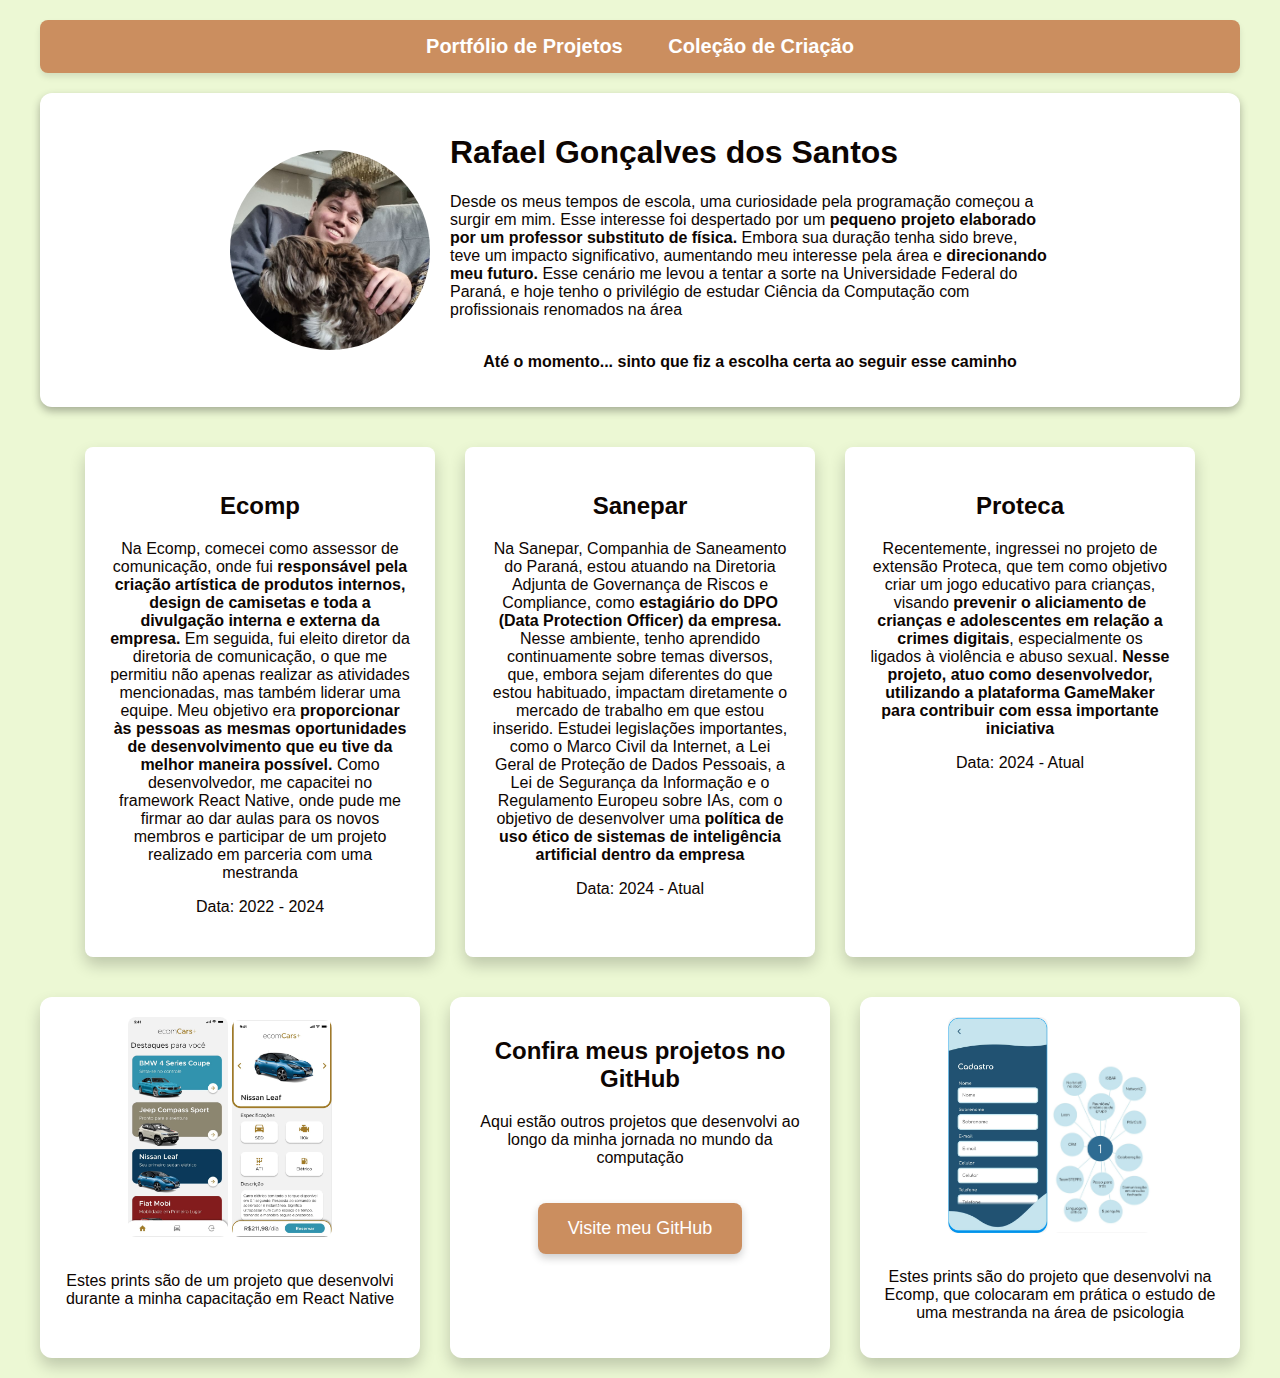
<file: index.html>
<!DOCTYPE html>
<html lang="pt-BR">
<head>
    <meta charset="UTF-8">
    <meta name="viewport" content="width=device-width, initial-scale=1.0">
    <title>Meu Portfólio</title>
    <link rel="stylesheet" href="styles.css">
</head>
<body>
    <!-- Conteúdo da página -->
    <div class="container">
        <!-- Navegação Principal -->
        <nav class="top-nav">
            <a href="index.html">Portfólio de Projetos</a>
            <a href="colecao.html">Coleção de Criação</a>
        </nav>

        <!-- Cabeçalho -->
        <div class="header">
            <img src="assets/minha_foto.jpg" alt="Foto de Perfil">
            <div class="intro">
                <h1>Rafael Gonçalves dos Santos</h1>
                <p>Desde os meus tempos de escola, uma curiosidade pela programação começou a surgir em mim. Esse interesse foi despertado por um <strong>pequeno projeto elaborado por um professor substituto de física.</strong> Embora sua duração tenha sido breve, teve um impacto significativo, aumentando meu interesse pela área e <strong> direcionando meu futuro.</strong> Esse cenário me levou a tentar a sorte na Universidade Federal do Paraná, e hoje tenho o privilégio de estudar Ciência da Computação com profissionais renomados na área<br><br></p>
                <p style="text-align: center;"> <strong> Até o momento... sinto que fiz a escolha certa ao seguir esse caminho</strong></p>
            </div>
        </div>

        <!-- Seção de Projetos -->
        <div class="content">
            <div class="experience">
                <h2>Ecomp</h2>
                <p>Na Ecomp, comecei como assessor de comunicação, onde fui <strong>responsável pela criação artística de produtos internos, design de camisetas e toda a divulgação interna e externa da empresa.</strong> Em seguida, fui eleito diretor da diretoria de comunicação, o que me permitiu não apenas realizar as atividades mencionadas, mas também liderar uma equipe. Meu objetivo era <strong>proporcionar às pessoas as mesmas oportunidades de desenvolvimento que eu tive da melhor maneira possível.</strong> Como desenvolvedor, me capacitei no framework React Native, onde pude me firmar ao dar aulas para os novos membros e participar de um projeto realizado em parceria com uma mestranda</p>
                <p>Data: 2022 - 2024</p>
            </div>
            <div class="experience">
                <h2>Sanepar</h2>
                <p>Na Sanepar, Companhia de Saneamento do Paraná, estou atuando na Diretoria Adjunta de Governança de Riscos e Compliance, como <strong> estagiário do DPO (Data Protection Officer) da empresa.</strong> Nesse ambiente, tenho aprendido continuamente sobre temas diversos, que, embora sejam diferentes do que estou habituado, impactam diretamente o mercado de trabalho em que estou inserido. Estudei legislações importantes, como o Marco Civil da Internet, a Lei Geral de Proteção de Dados Pessoais, a Lei de Segurança da Informação e o Regulamento Europeu sobre IAs, com o objetivo de desenvolver uma <strong> política de uso ético de sistemas de inteligência artificial dentro da empresa</strong> </p>
                <p>Data: 2024 - Atual</p>
            </div>
            <div class="experience">
                <h2>Proteca</h2>
                <p>Recentemente, ingressei no projeto de extensão Proteca, que tem como objetivo criar um jogo educativo para crianças, visando <strong> prevenir o aliciamento de crianças e adolescentes em relação a crimes digitais</strong>, especialmente os ligados à violência e abuso sexual. <strong> Nesse projeto, atuo como desenvolvedor, utilizando a plataforma GameMaker para contribuir com essa importante iniciativa</strong></p>
                <p>Data: 2024 - Atual</p>
            </div>
        </div>

        <!-- Conteúdo adicional com três novas divs -->
        <div class="additional-content">
            <!-- Prints e descrição à esquerda -->
            <div class="left-box">
                <img src="assets/ecomCars_1.jpeg" alt="Print 1" class="project-img">
                <img src="assets/ecomCars_2.jpeg" alt="Print 2" class="project-img">
                <p>Estes prints são de um projeto que desenvolvi durante a minha capacitação em React Native</p>
            </div>

            <!-- Div central com GitHub -->
            <div class="center-box">
                <h2>Confira meus projetos no GitHub</h2>
                <p>Aqui estão outros projetos que desenvolvi ao longo da minha jornada no mundo da computação</p>
                <a href="https://github.com/rafaaels2" target="_blank" class="github-link">Visite meu GitHub</a>
            </div>

            <!-- Prints e descrição à direita -->
            <div class="right-box">
                <img src="assets/enfermagem_1.jpeg" alt="Print 3" class="project-img">
                <img src="assets/enfermagem_2.jpeg" alt="Print 4" class="project-img">
                <p>Estes prints são do projeto que desenvolvi na Ecomp, que colocaram em prática o estudo de uma mestranda na área de psicologia</p>
            </div>
        </div>
    </div>
</body>
</html>
</file>
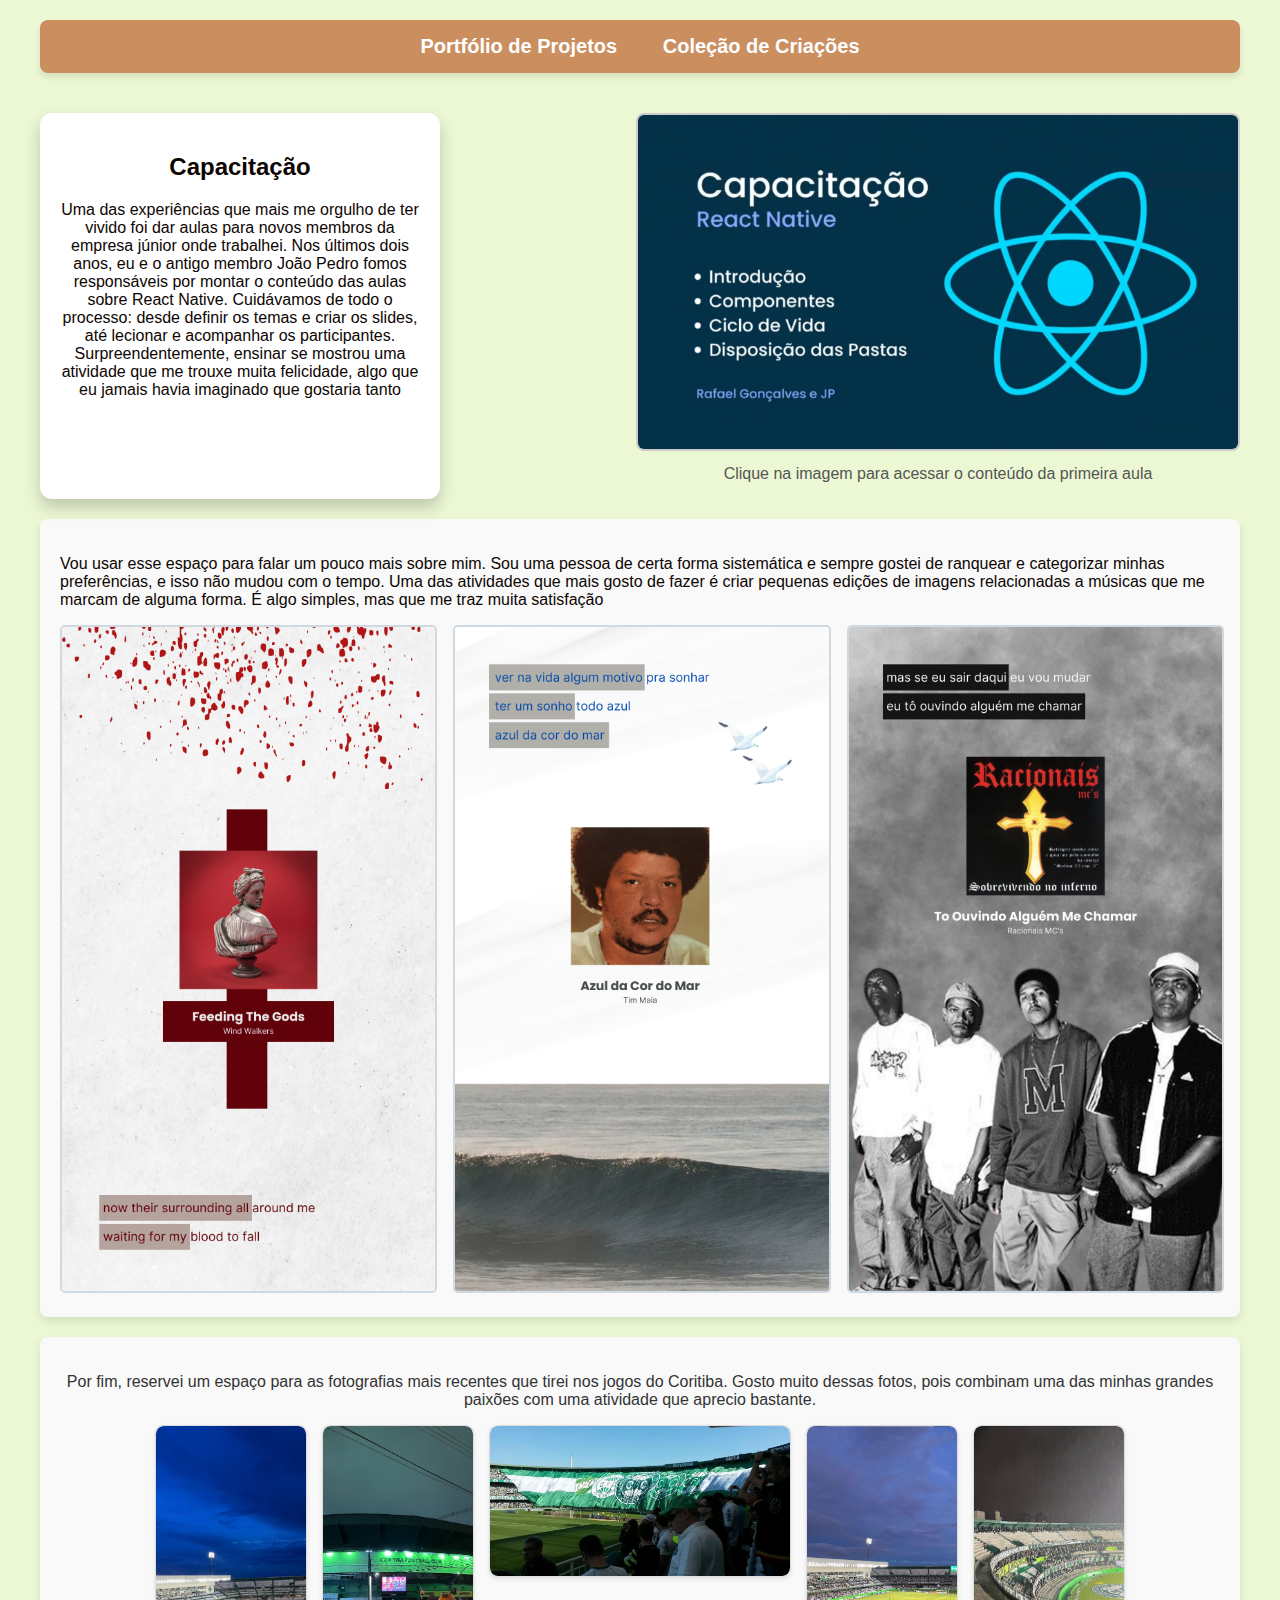
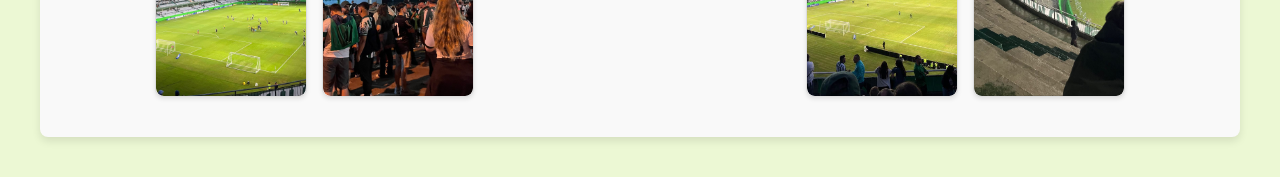
<file: colecao.html>
<!DOCTYPE html>
<html lang="pt-BR">
<head>
    <meta charset="UTF-8">
    <meta name="viewport" content="width=device-width, initial-scale=1.0">
    <title>Coleção de Criações</title>
    <!-- Link para o CSS externo -->
    <link rel="stylesheet" href="styles.css">
</head>
<body>
    <div class="container">
        <!-- Barra de navegação -->
        <nav class="top-nav">
            <a href="index.html">Portfólio de Projetos</a>
            <a href="colecao.html">Coleção de Criações</a>
        </nav>
        
        <!-- Área para Texto e Vídeos -->
        <div class="additional-content">
            <!-- Área de texto -->
            <div class="left-box">
                <h2>Capacitação</h2>
                <p>Uma das experiências que mais me orgulho de ter vivido foi dar aulas para novos membros da empresa júnior onde trabalhei. Nos últimos dois anos, eu e o antigo membro João Pedro fomos responsáveis por montar o conteúdo das aulas sobre React Native. Cuidávamos de todo o processo: desde definir os temas e criar os slides, até lecionar e acompanhar os participantes. Surpreendentemente, ensinar se mostrou uma atividade que me trouxe muita felicidade, algo que eu jamais havia imaginado que gostaria tanto</p>
            </div>
        
            <!-- Área para vídeos -->
            <div class="right-box-video">
                <!-- Imagem clicável -->
                <a href="https://drive.google.com/drive/u/2/folders/1MeUMnHoCAikiGHQW5MdKLyrpMJB_yAOy" target="_blank">
                    <img src="assets/Aula Teórica.png" alt="Conteúdo no Google Drive" class="clickable-image">
                </a>
                <!-- Texto abaixo da imagem -->
                <p class="clickable-text">Clique na imagem para acessar o conteúdo da primeira aula</p>
            </div>
        </div>
        
               

        <!-- Seção 1: Descrição e 3 prints -->
        <div class="prints-section">
            <p>Vou usar esse espaço para falar um pouco mais sobre mim. Sou uma pessoa de certa forma sistemática e sempre gostei de ranquear e categorizar minhas preferências, e isso não mudou com o tempo. Uma das atividades que mais gosto de fazer é criar pequenas edições de imagens relacionadas a músicas que me marcam de alguma forma. É algo simples, mas que me traz muita satisfação</p>
            <div class="prints-row">
                <!-- Print 1 -->
                <div class="print-box">
                    <img src="assets/Feeding the Gods.png" alt="Print 1 do Projeto" class="print-image">
                </div>
                <!-- Print 2 -->
                <div class="print-box">
                    <img src="assets/Azul da Cor do Mar.png" alt="Print 2 do Projeto" class="print-image">
                </div>
                <!-- Print 3 -->
                <div class="print-box">
                    <img src="assets/To Ouvindo Alguém Me Chamar.png" alt="Print 3 do Projeto" class="print-image">
                </div>
            </div>
        </div>

        <!-- Seção 2: Descrição e 5 prints -->
        <div class="prints-section">
            <div class="prints-description">
              <p>Por fim, reservei um espaço para as fotografias mais recentes que tirei nos jogos do Coritiba. Gosto muito dessas fotos, pois combinam uma das minhas grandes paixões com uma atividade que aprecio bastante. </p>
              <div class="prints-grid">
                <!-- Primeira imagem (em pé) -->
                <div class="print print-vertical">
                  <img src="assets/coritiba1.jpeg" alt="Print 1" />
                </div>
          
                <!-- Segunda imagem (em pé) -->
                <div class="print print-vertical">
                  <img src="assets/coritiba3.jpeg" alt="Print 2" />
                </div>
          
                <!-- Terceira imagem (deitada) -->
                <div class="print print-horizontal">
                  <img src="assets/coritiba2.jpeg" alt="Print 3" />
                </div>
          
                <!-- Quarta imagem (em pé) -->
                <div class="print print-vertical">
                  <img src="assets/coritiba4.jpeg" alt="Print 4" />
                </div>
          
                <!-- Quinta imagem (em pé) -->
                <div class="print print-vertical">
                  <img src="assets/coritiba5.jpeg" alt="Print 5" />
                </div>
              </div>
            </div>
          </div>
          
          
    </div>
</body>
</html>
</file>
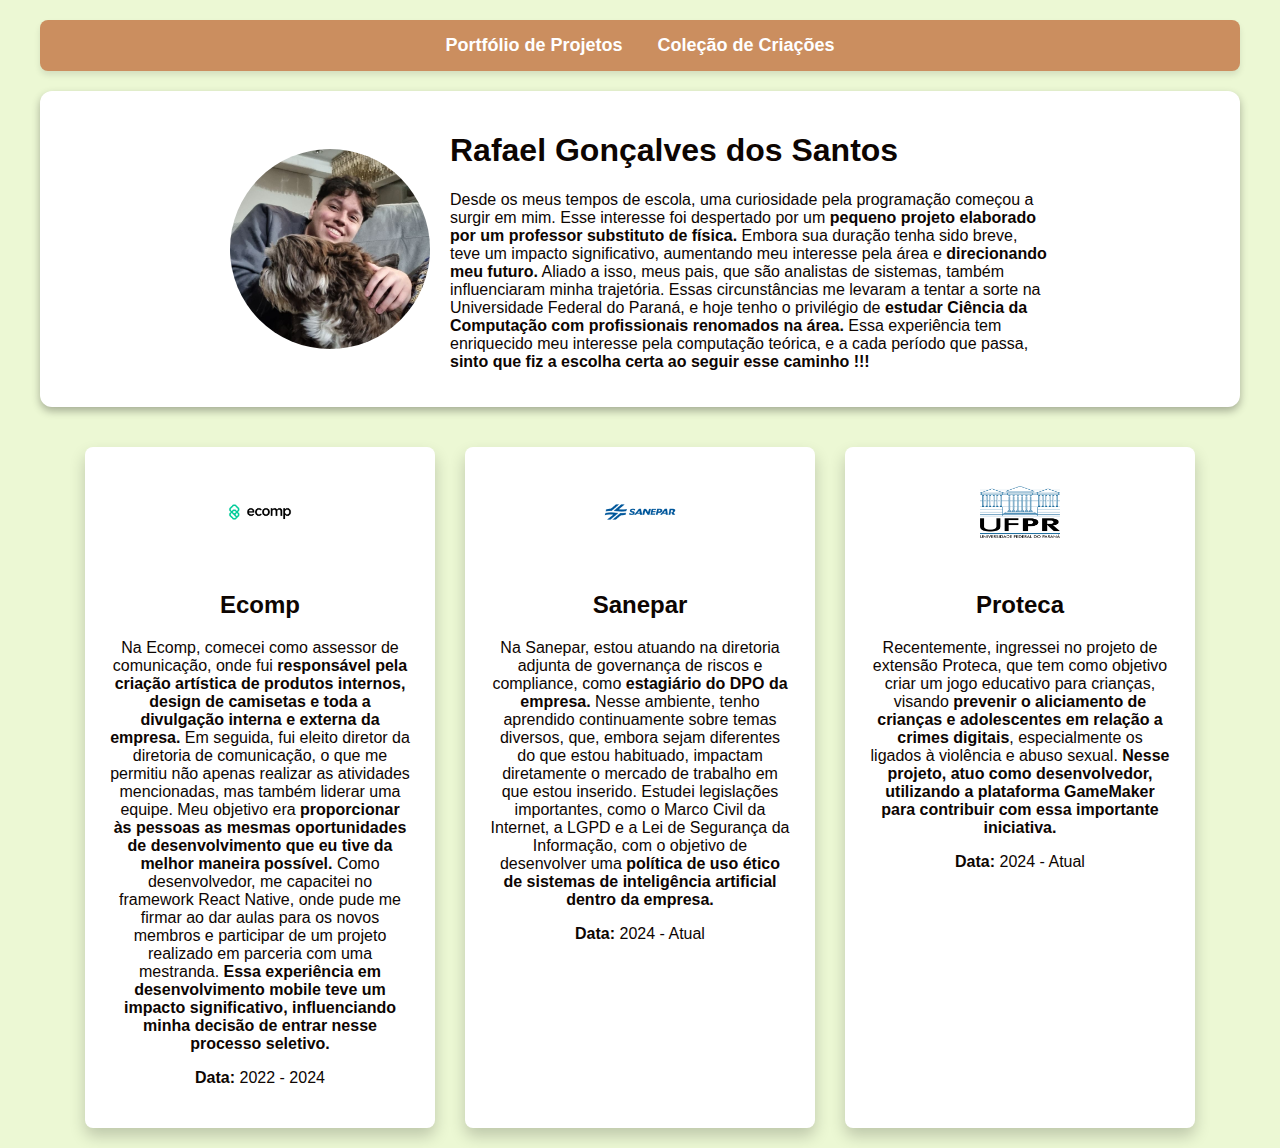
<file: portfolio.html>
<!DOCTYPE html>
<html lang="en">
<head>
    <meta charset="UTF-8">
    <meta name="viewport" content="width=device-width, initial-scale=1.0">
    <title>Meu Portfólio</title>
    <link rel="stylesheet" href="styles.css">
</head>
<body>
    <div class="container">
        <nav>
            <a href="portfolio.html">Portfólio de Projetos</a>
            <a href="colecao.html">Coleção de Criações</a>
        </nav>

        <div class="header">
            <img src="assets/minha_foto.jpg" alt="Minha Foto" class="circular-img">
            <div class="intro">
                <h1>Rafael Gonçalves dos Santos</h1>
                <p>Desde os meus tempos de escola, uma curiosidade pela programação começou a surgir em mim. Esse interesse foi despertado por um <strong>pequeno projeto elaborado por um professor substituto de física.</strong> Embora sua duração tenha sido breve, teve um impacto significativo, aumentando meu interesse pela área e <strong> direcionando meu futuro.</strong> Aliado a isso, meus pais, que são analistas de sistemas, também influenciaram minha trajetória. Essas circunstâncias me levaram a tentar a sorte na Universidade Federal do Paraná, e hoje tenho o privilégio de <strong> estudar Ciência da Computação com profissionais renomados na área.</strong> Essa experiência tem enriquecido meu interesse pela computação teórica, e a cada período que passa, <strong> sinto que fiz a escolha certa ao seguir esse caminho !!!</strong></p>
            </div>
        </div>

        <div class="content">
            <div class="experience">
                <img src="assets/ecomp_logo.png" alt="Logo da Ecomp" class="experience-logo">
                <h2>Ecomp</h2>
                <p>Na Ecomp, comecei como assessor de comunicação, onde fui <strong>responsável pela criação artística de produtos internos, design de camisetas e toda a divulgação interna e externa da empresa.</strong> Em seguida, fui eleito diretor da diretoria de comunicação, o que me permitiu não apenas realizar as atividades mencionadas, mas também liderar uma equipe. Meu objetivo era <strong>proporcionar às pessoas as mesmas oportunidades de desenvolvimento que eu tive da melhor maneira possível.</strong> Como desenvolvedor, me capacitei no framework React Native, onde pude me firmar ao dar aulas para os novos membros e participar de um projeto realizado em parceria com uma mestranda. <strong>Essa experiência em desenvolvimento mobile teve um impacto significativo, influenciando minha decisão de entrar nesse processo seletivo.</strong></p>
                <p><strong>Data:</strong> 2022 - 2024</p>
            </div>
            
            <div class="experience">
                <img src="assets/sanepar_logo.png" alt="Logo da Sanepar" class="experience-logo">
                <h2>Sanepar</h2>
                <p>Na Sanepar, estou atuando na diretoria adjunta de governança de riscos e compliance, como <strong> estagiário do DPO da empresa.</strong> Nesse ambiente, tenho aprendido continuamente sobre temas diversos, que, embora sejam diferentes do que estou habituado, impactam diretamente o mercado de trabalho em que estou inserido. Estudei legislações importantes, como o Marco Civil da Internet, a LGPD e a Lei de Segurança da Informação, com o objetivo de desenvolver uma <strong> política de uso ético de sistemas de inteligência artificial dentro da empresa.</strong> </p>
                <p><strong>Data:</strong> 2024 - Atual</p>
            </div>

            <div class="experience">
                <img src="assets/logo_ufpr.png" alt="Logo da UFPR" class="experience-logo">
                <h2>Proteca</h2>
                <p>Recentemente, ingressei no projeto de extensão Proteca, que tem como objetivo criar um jogo educativo para crianças, visando <strong> prevenir o aliciamento de crianças e adolescentes em relação a crimes digitais</strong>, especialmente os ligados à violência e abuso sexual. <strong> Nesse projeto, atuo como desenvolvedor, utilizando a plataforma GameMaker para contribuir com essa importante iniciativa.</strong></p>
                <p><strong>Data:</strong> 2024 - Atual</p>
            </div>
        </div>
    </div>
</body>
</html>
</file>
<file: styles.css>
/* Estilo para o nav principal */
.top-nav {
    background-color: #CB8E5F; /* Caramelo */
    color: #FFFFFF; /* Texto branco */
    padding: 15px;
    text-align: center;
    font-size: 20px;
    font-weight: bold;
    box-shadow: 0 4px 6px rgba(0, 0, 0, 0.1); /* Sombra leve */
    margin-bottom: 20px;
}

.top-nav a {
    margin: 0 20px;
    border-radius: 0;
    text-decoration: none;
    color: #FFFFFF;
    transition: color 0.3s;
}

.top-nav a:hover {
    color: #E0DEAB; /* Bege Claro no hover */
}

body {
    font-family: 'Segoe UI', Tahoma, Geneva, Verdana, sans-serif;
    background-color: #ECF8D4; /* Verde Claro */
    color: #0D0502; /* Marrom Escuro/Preto */
    margin: 0;
    padding: 0;
}

.container {
    max-width: 1200px; /* Ajustar para centralizar melhor */
    margin: 0 auto;
    padding: 20px;
}

nav {
    background-color: #CB8E5F; /* Caramelo */
    color: #FFFFFF; /* Texto branco */
    padding: 15px;
    text-align: center;
    margin-bottom: 20px;
    border-radius: 8px;
    font-size: 18px;
    font-weight: bold;
    box-shadow: 0 4px 6px rgba(0, 0, 0, 0.1); /* Sombra leve */
}

nav a {
    margin: 0 15px;
    text-decoration: none;
    color: #FFFFFF;
    transition: color 0.3s;
}

nav a:hover {
    color: #E0DEAB; /* Bege Claro no hover */
}

.header {
    display: flex;
    justify-content: center;
    align-items: center;
    background-color: #FFFFFF;
    padding: 20px;
    border-radius: 12px;
    box-shadow: 0 4px 8px rgba(0, 0, 0, 0.3);
    margin-bottom: 40px;
}

.header img {
    border-radius: 50%;
    width: 200px; /* Reduzido para se ajustar melhor */
    height: 200px;
    object-fit: cover;
    margin-right: 20px;
}

.intro {
    text-align: left; /* Alinhar à esquerda para destaque */
    max-width: 600px;
}

.content {
    display: flex;
    flex-wrap: wrap;
    justify-content: center; /* Centralizar os cards */
    gap: 30px;
    margin-top: 20px;
}

.experience, .projects-section {
    background-color: #FFFFFF;
    color: #0D0502; /* Marrom Escuro/Preto */
    padding: 25px;
    border-radius: 8px;
    box-shadow: 0 8px 16px rgba(0, 0, 0, 0.2); /* Aumentar a sombra */
    width: 300px; /* Tamanho fixo para melhor alinhamento */
    text-align: center;
    transition: transform 0.3s, box-shadow 0.3s;
}

.experience:hover, .projects-section:hover {
    transform: translateY(-10px); /* Leve elevação no hover */
    box-shadow: 0 12px 24px rgba(0, 0, 0, 0.3); /* Intensificar a sombra */
}

.experience-logo, .project-img {
    width: 80px; /* Ajuste do tamanho das imagens */
    height: 80px;
    object-fit: contain;
    margin-bottom: 15px;
    border-radius: 8px;
    transition: transform 0.3s;
}

.experience-logo:hover, .project-img:hover {
    transform: scale(1.1); /* Leve efeito de zoom */
}

.additional-content {
    display: flex;
    justify-content: space-between;
    margin-top: 40px;
    gap: 30px;
}

.left-box, .center-box, .right-box {
    background-color: #FFFFFF;
    padding: 20px;
    border-radius: 12px;
    box-shadow: 0 8px 16px rgba(0, 0, 0, 0.2);
    width: 30%; /* Ajuste das larguras para melhor alinhamento */
    text-align: center;
}

.left-box img, .right-box img {
    width: 100%; /* Ajustar largura total dentro da div */
    height: auto;
    border-radius: 8px;
    margin-bottom: 15px;
    max-width: 100px; /* Manter o tamanho mais compacto */
}

.github-link {
    display: inline-block;
    padding: 15px 30px;
    background-color: #CB8E5F; /* Caramelo */
    color: #FFFFFF;
    text-decoration: none;
    font-size: 18px;
    border-radius: 8px;
    margin-top: 20px;
    box-shadow: 0 4px 8px rgba(0, 0, 0, 0.2);
    transition: background-color 0.3s, transform 0.3s;
}

.github-link:hover {
    background-color: #85685A; /* Marrom Médio no hover */
    transform: scale(1.05); /* Leve aumento */
}

.prints-section {
    margin: 40px 0;
    padding: 20px;
    background-color: #FFFFFF; /* Fundo branco */
    box-shadow: 0 4px 8px rgba(0, 0, 0, 0.2);
    border-radius: 10px; /* Bordas arredondadas */
}

/* Título da seção */
.prints-section h2 {
    margin-top: 0;
    font-size: 24px;
    color: #007BFF; /* Azul */
}

/* Container para organizar os prints em uma linha */
.prints-row {
    display: flex;
    justify-content: space-between; /* Espaço uniforme entre os prints */
    flex-wrap: wrap; /* Permite quebra de linha */
    gap: 20px; /* Espaço entre os elementos */
}

/* Caixa individual de cada print */
.print-box {
    flex: 1;
    min-width: 30%; /* Ajuste para o tamanho dos prints */
    text-align: center;
}

/* Estilo das imagens */
.print-image {
    max-width: 100%;
    height: auto;
    border: 2px solid #D0D9E0; /* Borda cinza clara */
    border-radius: 5px;
}

/* Centraliza o conteúdo dentro da .right-box */
.right-box-video {
    display: flex;
    flex-direction: column;
    align-items: center; /* Centraliza horizontalmente */
    justify-content: center; /* Centraliza verticalmente */
    text-align: center; /* Centraliza o texto */
    height: 100%; /* Preenche toda a altura da div */
}

/* Estilo para a imagem clicável */
.clickable-image {
    width: 100%; /* Define a largura total dentro da div */
    max-width: 600px; /* Ajuste para um tamanho ideal */
    height: auto; /* Mantém a proporção da imagem */
    border: 2px solid #ccc; /* Borda */
    border-radius: 8px; /* Bordas arredondadas */
    transition: transform 0.3s, box-shadow 0.3s; /* Animação */
}

/* Efeito ao passar o mouse sobre a imagem */
.clickable-image:hover {
    transform: scale(1.05); /* Efeito de zoom */
    box-shadow: 0 8px 16px rgba(0, 0, 0, 0.2); /* Sombra no hover */
}

/* Estilo para o texto abaixo da imagem */
.clickable-text {
    font-size: 16px;
    color: #555; /* Cor do texto */
    margin-top: 10px; /* Espaçamento acima */
}

/* Estilo para o link da imagem */
.image-link {
    position: relative;
    display: inline-block;
    overflow: hidden; /* Para garantir que os elementos não escapem da área do link */
    text-decoration: none; /* Remove sublinhado */
}

.image-link img {
    width: 100%; /* Define a largura total dentro da div */
    max-width: 600px; /* Ajuste para um tamanho ideal */
    height: auto; /* Mantém a proporção da imagem */
    border: 2px solid #ccc; /* Borda */
    border-radius: 8px; /* Bordas arredondadas */
    transition: transform 0.3s, box-shadow 0.3s; /* Transições suaves */
}

.image-link:hover img {
    transform: scale(1.05); /* Leve efeito de zoom */
    box-shadow: 0 8px 16px rgba(0, 0, 0, 0.3); /* Sombra mais intensa */
}

.image-link:hover .click-icon {
    opacity: 1; /* Tornar o ícone visível no hover */
    transform: translate(-50%, -50%) scale(1.2); /* Leve aumento do ícone */
}

.image-link .click-icon {
    position: absolute;
    top: 50%;
    left: 50%;
    transform: translate(-50%, -50%) scale(1);
    font-size: 40px; /* Tamanho do ícone */
    color: rgba(255, 255, 255, 0.8); /* Cor do ícone */
    background-color: rgba(0, 0, 0, 0.5); /* Fundo semitransparente */
    border-radius: 50%; /* Ícone circular */
    padding: 10px;
    pointer-events: none; /* Desabilita interação do ícone */
    opacity: 0; /* Invisível por padrão */
    transition: transform 0.3s, opacity 0.3s; /* Transição suave */
    z-index: 2; /* Eleva o ícone acima da imagem */
}

.image-link:hover {
    cursor: pointer; /* Cursor de link */
}

.prints-section {
    margin: 20px auto;
    padding: 20px;
    max-width: 1200px; /* Ajuste conforme necessário */
    background-color: #f9f9f9; /* Cor de fundo da seção */
    border-radius: 8px;
    box-shadow: 0 4px 8px rgba(0, 0, 0, 0.1);
  }
  
  .prints-description {
    text-align: center;
    font-size: 16px;
    color: #333;
    margin-bottom: 20px;
  }
  
  .prints-grid {
    display: flex;
    flex-wrap: wrap;
    gap: 15px;
    justify-content: center; /* Centraliza os prints */
  }
  
  .print {
    display: flex;
    align-items: center;
    justify-content: center;
    background-color: #fff;
    border: 1px solid #ddd;
    border-radius: 8px;
    overflow: hidden;
    box-shadow: 0 2px 4px rgba(0, 0, 0, 0.1);
  }
  
  /* Tamanhos para os prints verticais */
  .print-vertical {
    width: 150px;  /* Defina o tamanho fixo para as imagens verticais */
    height: 270px; /* Proporção para imagens em pé */
  }
  
  /* Tamanhos para os prints horizontais */
  .print-horizontal {
    width: 300px;  /* Defina o tamanho fixo para as imagens horizontais */
    height: 150px; /* Proporção para imagens deitadas */
  }
  
  /* Estilos de imagem */
  .print img {
    width: 100%;
    height: 100%;
    object-fit: cover; /* Mantém o conteúdo proporcional dentro do container */
    border-radius: 8px; /* Bordas arredondadas para as imagens */
  }
  

@media (max-width: 768px) {
    .top-nav {
        font-size: 16px; /* Reduzir o tamanho da fonte no mobile */
    }

    .top-nav a {
        display: block;
        margin: 10px 0; /* Espaçamento vertical para links */
    }

    .content, .additional-content {
        flex-direction: column; /* Empilha em telas pequenas */
        align-items: center; /* Centraliza */
    }

    .left-box, .center-box, .right-box {
        width: 80%; /* Ajuste da largura para mobile */
        margin-bottom: 20px; /* Espaço entre as seções */
    }
}
</file>
